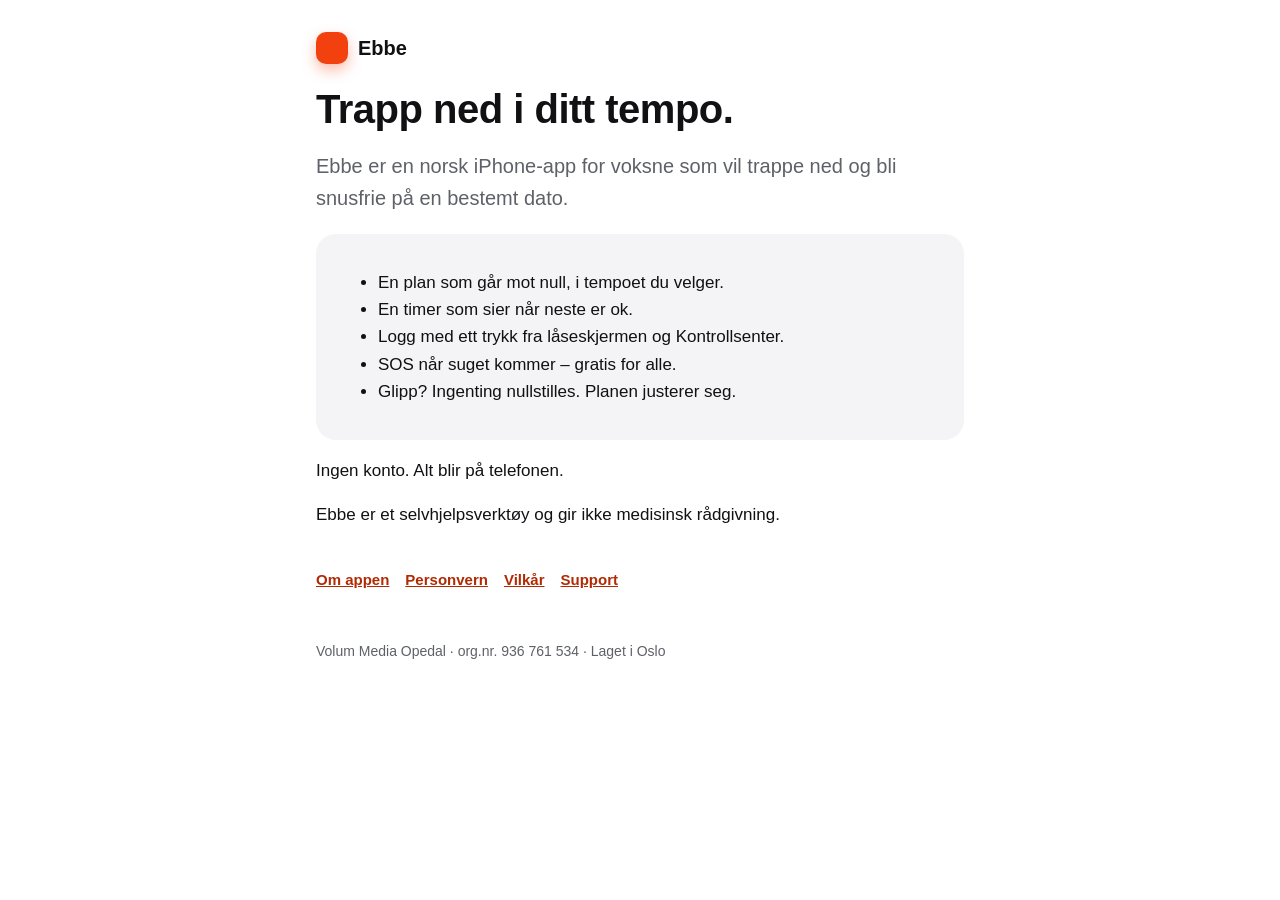
<file: index.html>
<!doctype html>
<html lang="nb">
<head>
<meta charset="utf-8">
<meta name="viewport" content="width=device-width, initial-scale=1">
<title>Ebbe – trapp ned i ditt tempo</title>
<link rel="stylesheet" href="style.css">
</head>
<body>
<main>
<header><span class="wave" aria-hidden="true"></span><a href="index.html">Ebbe</a></header>
<h1>Trapp ned i ditt tempo.</h1>
<p class="lead">Ebbe er en norsk iPhone-app for voksne som vil trappe ned og bli snusfrie på en bestemt dato.</p>
<div class="card">
<ul>
<li>En plan som går mot null, i tempoet du velger.</li>
<li>En timer som sier når neste er ok.</li>
<li>Logg med ett trykk fra låseskjermen og Kontrollsenter.</li>
<li>SOS når suget kommer – gratis for alle.</li>
<li>Glipp? Ingenting nullstilles. Planen justerer seg.</li>
</ul>
</div>
<p>Ingen konto. Alt blir på telefonen.</p>
<p>Ebbe er et selvhjelpsverktøy og gir ikke medisinsk rådgivning.</p>
<nav class="links"><a href="index.html">Om appen</a><a href="personvern.html">Personvern</a><a href="vilkar.html">Vilkår</a><a href="support.html">Support</a></nav>
<footer>Volum Media Opedal · org.nr. 936 761 534 · Laget i Oslo</footer>
</main>
</body>
</html>
</file>
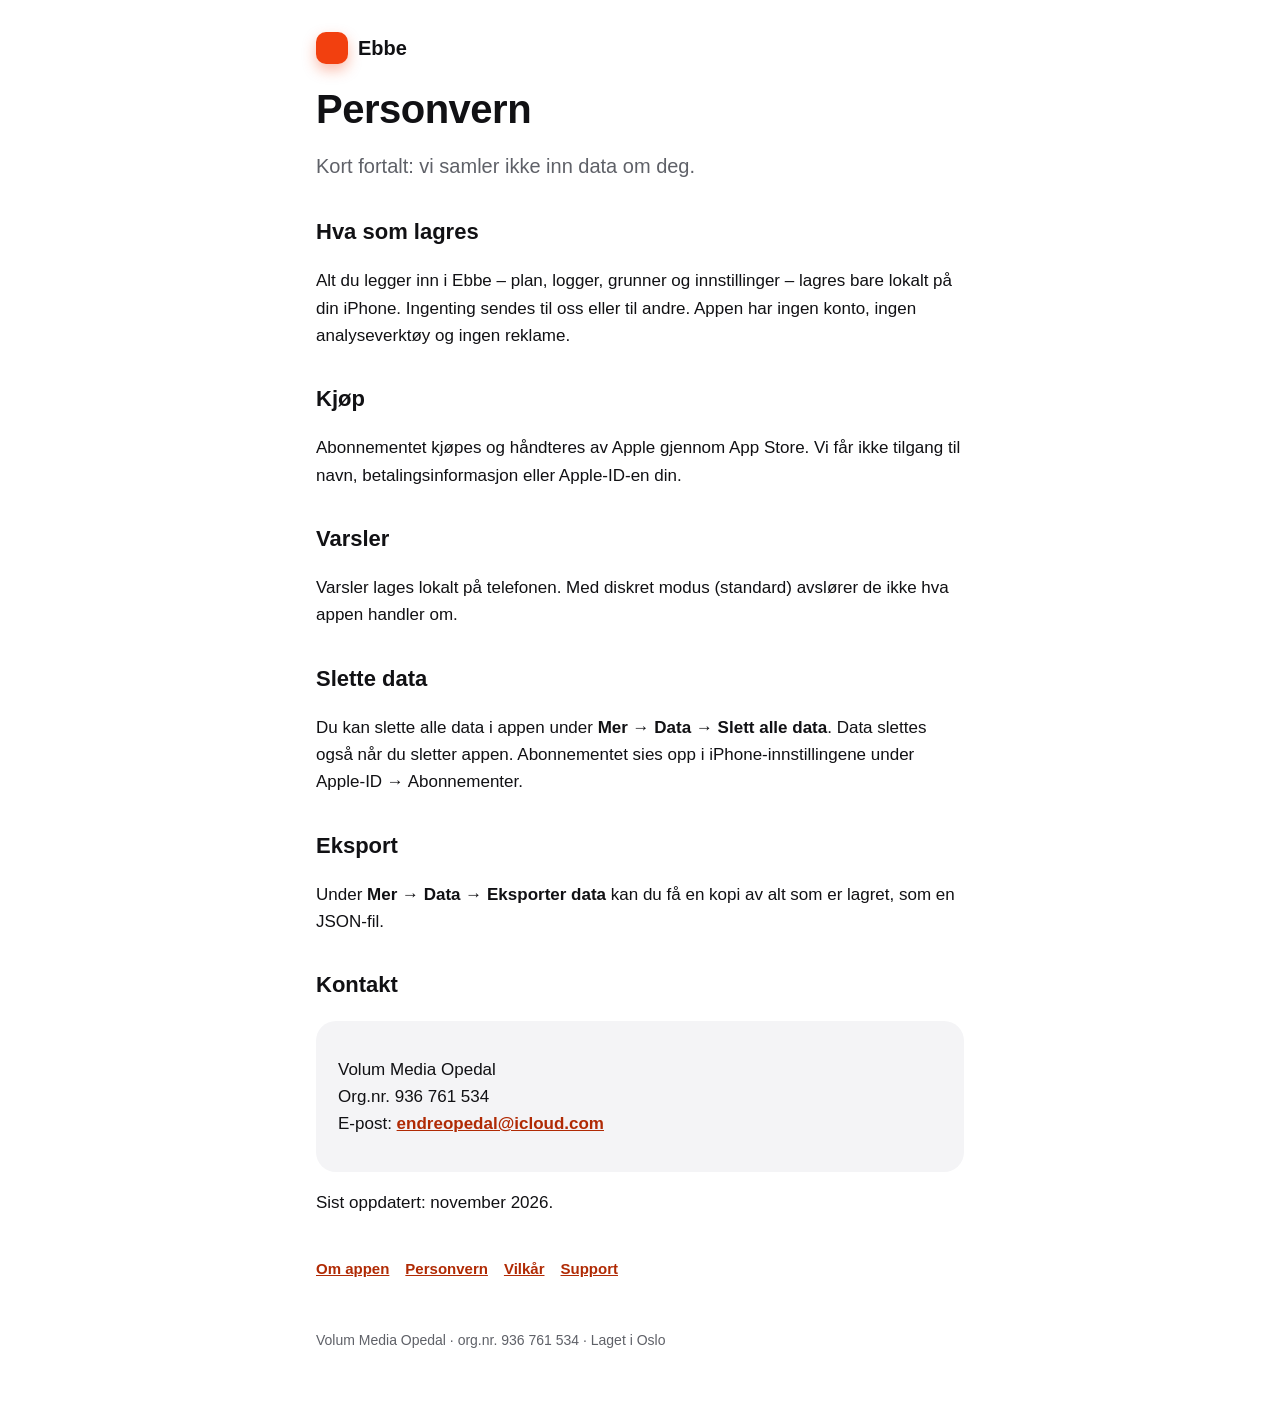
<file: personvern.html>
<!doctype html>
<html lang="nb">
<head>
<meta charset="utf-8">
<meta name="viewport" content="width=device-width, initial-scale=1">
<title>Personvern – Ebbe</title>
<link rel="stylesheet" href="style.css">
</head>
<body>
<main>
<header><span class="wave" aria-hidden="true"></span><a href="index.html">Ebbe</a></header>
<h1>Personvern</h1>
<p class="lead">Kort fortalt: vi samler ikke inn data om deg.</p>
<h2>Hva som lagres</h2>
<p>Alt du legger inn i Ebbe – plan, logger, grunner og innstillinger – lagres bare lokalt på din iPhone. Ingenting sendes til oss eller til andre. Appen har ingen konto, ingen analyseverktøy og ingen reklame.</p>
<h2>Kjøp</h2>
<p>Abonnementet kjøpes og håndteres av Apple gjennom App Store. Vi får ikke tilgang til navn, betalingsinformasjon eller Apple-ID-en din.</p>
<h2>Varsler</h2>
<p>Varsler lages lokalt på telefonen. Med diskret modus (standard) avslører de ikke hva appen handler om.</p>
<h2>Slette data</h2>
<p>Du kan slette alle data i appen under <strong>Mer → Data → Slett alle data</strong>. Data slettes også når du sletter appen. Abonnementet sies opp i iPhone-innstillingene under Apple-ID → Abonnementer.</p>
<h2>Eksport</h2>
<p>Under <strong>Mer → Data → Eksporter data</strong> kan du få en kopi av alt som er lagret, som en JSON-fil.</p>
<h2>Kontakt</h2>
<div class="card">
<p>Volum Media Opedal<br>Org.nr. 936 761 534<br>E-post: <a href="mailto:endreopedal@icloud.com">endreopedal@icloud.com</a></p>
</div>
<p>Sist oppdatert: november 2026.</p>
<nav class="links"><a href="index.html">Om appen</a><a href="personvern.html">Personvern</a><a href="vilkar.html">Vilkår</a><a href="support.html">Support</a></nav>
<footer>Volum Media Opedal · org.nr. 936 761 534 · Laget i Oslo</footer>
</main>
</body>
</html>
</file>
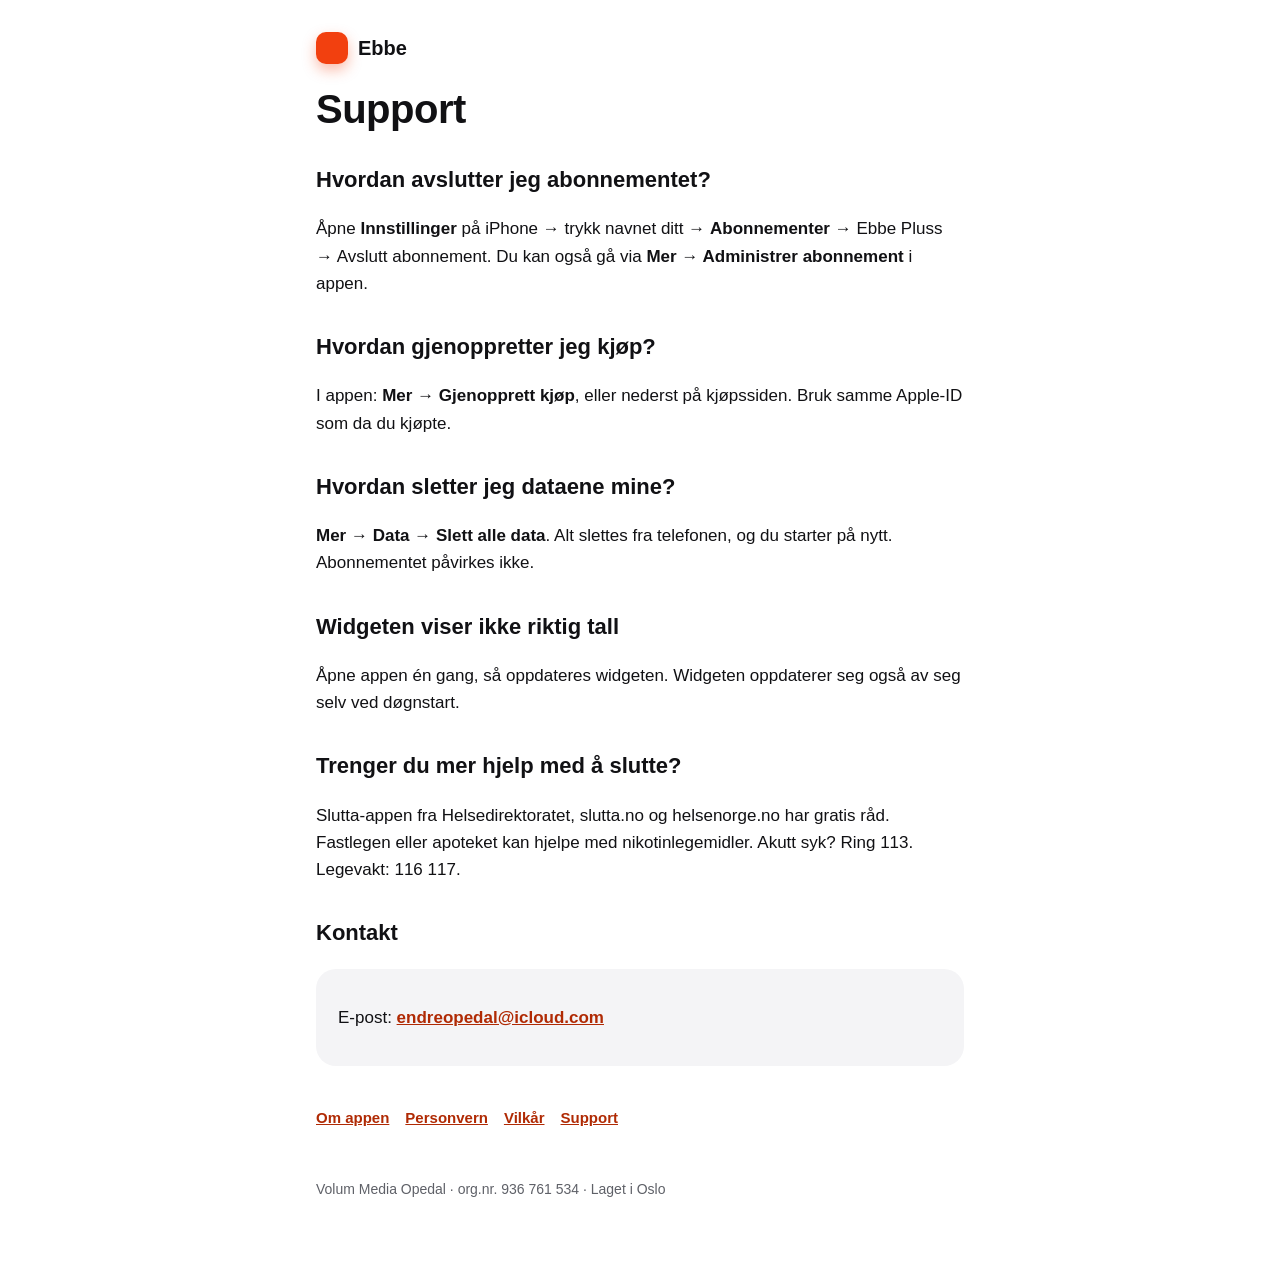
<file: support.html>
<!doctype html>
<html lang="nb">
<head>
<meta charset="utf-8">
<meta name="viewport" content="width=device-width, initial-scale=1">
<title>Support – Ebbe</title>
<link rel="stylesheet" href="style.css">
</head>
<body>
<main>
<header><span class="wave" aria-hidden="true"></span><a href="index.html">Ebbe</a></header>
<h1>Support</h1>
<h2>Hvordan avslutter jeg abonnementet?</h2>
<p>Åpne <strong>Innstillinger</strong> på iPhone → trykk navnet ditt → <strong>Abonnementer</strong> → Ebbe Pluss → Avslutt abonnement. Du kan også gå via <strong>Mer → Administrer abonnement</strong> i appen.</p>
<h2>Hvordan gjenoppretter jeg kjøp?</h2>
<p>I appen: <strong>Mer → Gjenopprett kjøp</strong>, eller nederst på kjøpssiden. Bruk samme Apple-ID som da du kjøpte.</p>
<h2>Hvordan sletter jeg dataene mine?</h2>
<p><strong>Mer → Data → Slett alle data</strong>. Alt slettes fra telefonen, og du starter på nytt. Abonnementet påvirkes ikke.</p>
<h2>Widgeten viser ikke riktig tall</h2>
<p>Åpne appen én gang, så oppdateres widgeten. Widgeten oppdaterer seg også av seg selv ved døgnstart.</p>
<h2>Trenger du mer hjelp med å slutte?</h2>
<p>Slutta-appen fra Helsedirektoratet, slutta.no og helsenorge.no har gratis råd. Fastlegen eller apoteket kan hjelpe med nikotinlegemidler. Akutt syk? Ring 113. Legevakt: 116 117.</p>
<h2>Kontakt</h2>
<div class="card"><p>E-post: <a href="mailto:endreopedal@icloud.com">endreopedal@icloud.com</a></p></div>
<nav class="links"><a href="index.html">Om appen</a><a href="personvern.html">Personvern</a><a href="vilkar.html">Vilkår</a><a href="support.html">Support</a></nav>
<footer>Volum Media Opedal · org.nr. 936 761 534 · Laget i Oslo</footer>
</main>
</body>
</html>
</file>
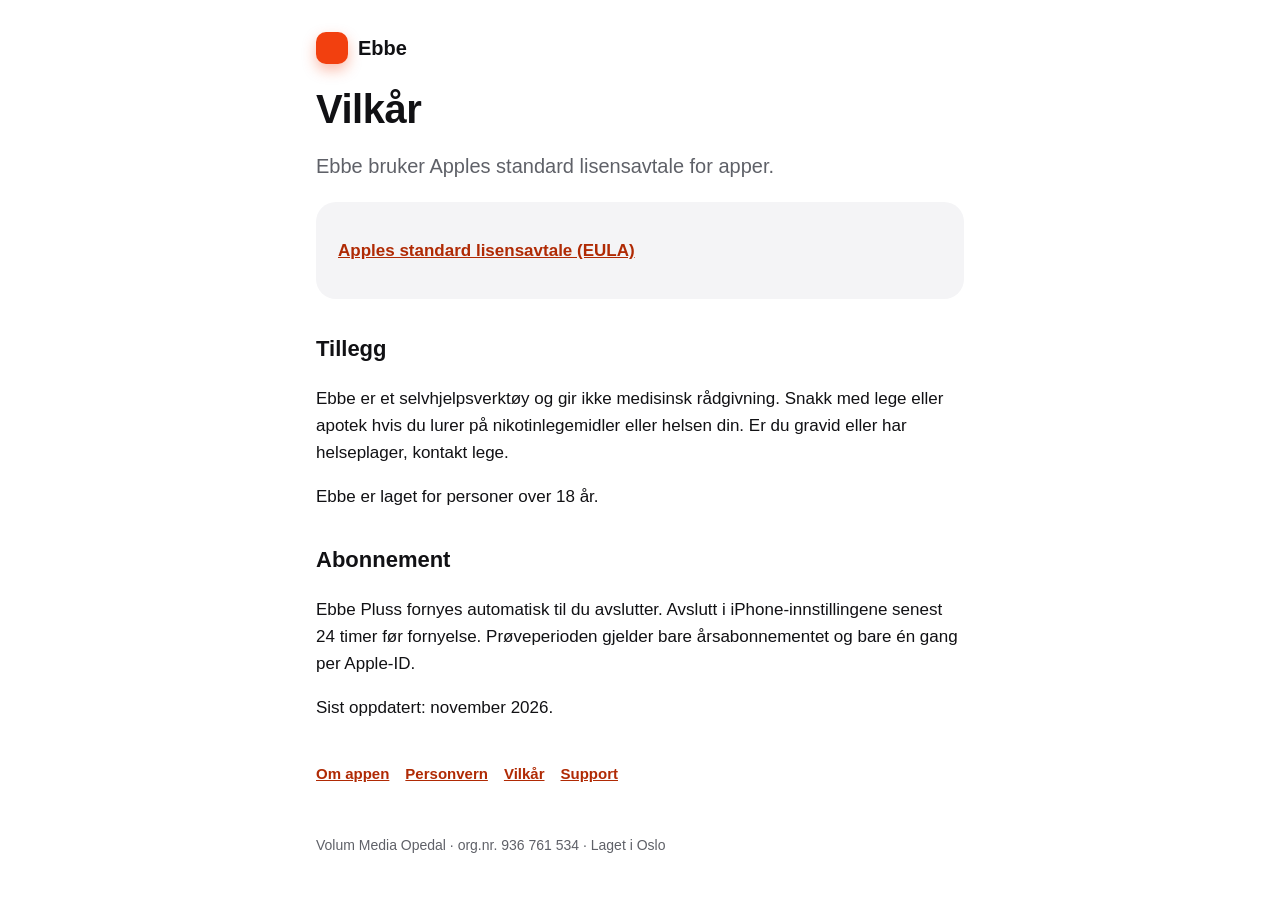
<file: vilkar.html>
<!doctype html>
<html lang="nb">
<head>
<meta charset="utf-8">
<meta name="viewport" content="width=device-width, initial-scale=1">
<title>Vilkår – Ebbe</title>
<link rel="stylesheet" href="style.css">
</head>
<body>
<main>
<header><span class="wave" aria-hidden="true"></span><a href="index.html">Ebbe</a></header>
<h1>Vilkår</h1>
<p class="lead">Ebbe bruker Apples standard lisensavtale for apper.</p>
<div class="card">
<p><a href="https://www.apple.com/legal/internet-services/itunes/dev/stdeula/">Apples standard lisensavtale (EULA)</a></p>
</div>
<h2>Tillegg</h2>
<p>Ebbe er et selvhjelpsverktøy og gir ikke medisinsk rådgivning. Snakk med lege eller apotek hvis du lurer på nikotinlegemidler eller helsen din. Er du gravid eller har helseplager, kontakt lege.</p>
<p>Ebbe er laget for personer over 18 år.</p>
<h2>Abonnement</h2>
<p>Ebbe Pluss fornyes automatisk til du avslutter. Avslutt i iPhone-innstillingene senest 24 timer før fornyelse. Prøveperioden gjelder bare årsabonnementet og bare én gang per Apple-ID.</p>
<p>Sist oppdatert: november 2026.</p>
<nav class="links"><a href="index.html">Om appen</a><a href="personvern.html">Personvern</a><a href="vilkar.html">Vilkår</a><a href="support.html">Support</a></nav>
<footer>Volum Media Opedal · org.nr. 936 761 534 · Laget i Oslo</footer>
</main>
</body>
</html>
</file>
<file: style.css>
:root {
  --tide: #F2400F; --tide-deep: #B02A04; --tide-soft: #FFEBE4; --sand: #FFFFFF; --foam: #F4F4F6; --ink: #111114; --ink-soft: #5F6168; --kelp: #12804A;
}
* { box-sizing: border-box; }
body {
  margin: 0; color: var(--ink);
  background: var(--sand); min-height: 100vh;
  font: 17px/1.6 -apple-system, BlinkMacSystemFont, "SF Pro Text", "Segoe UI", Roboto, sans-serif;
}
main { max-width: 680px; margin: 0 auto; padding: 32px 16px 64px; }
header { display: flex; align-items: center; gap: 10px; margin-bottom: 24px; }
header a { color: var(--ink); text-decoration: none; font-weight: 700; font-size: 20px; font-family: ui-rounded, -apple-system, sans-serif; }
.wave { width: 32px; height: 32px; border-radius: 10px; background: var(--tide); box-shadow: 0 6px 14px rgba(242,64,15,.35); display: inline-block; }
h1 { color: var(--ink); font-size: 40px; font-weight: 900; line-height: 1.05; margin: 8px 0 12px; letter-spacing: -0.5px; }
h2 { font-family: ui-rounded, -apple-system, sans-serif; font-size: 22px; margin-top: 32px; }
p, li { color: var(--ink); }
.lead { font-size: 20px; color: var(--ink-soft); }
.card { background: var(--foam); border-radius: 20px; padding: 18px 22px; margin: 16px 0; }
a { color: var(--tide-deep); font-weight: 700; }
mark { background: var(--tide-soft); color: var(--tide-deep); padding: 0 6px; border-radius: 999px; }
nav.links { display: flex; flex-wrap: wrap; gap: 16px; margin-top: 40px; font-size: 15px; }
footer { margin-top: 48px; font-size: 14px; color: var(--ink-soft); }
</file>
